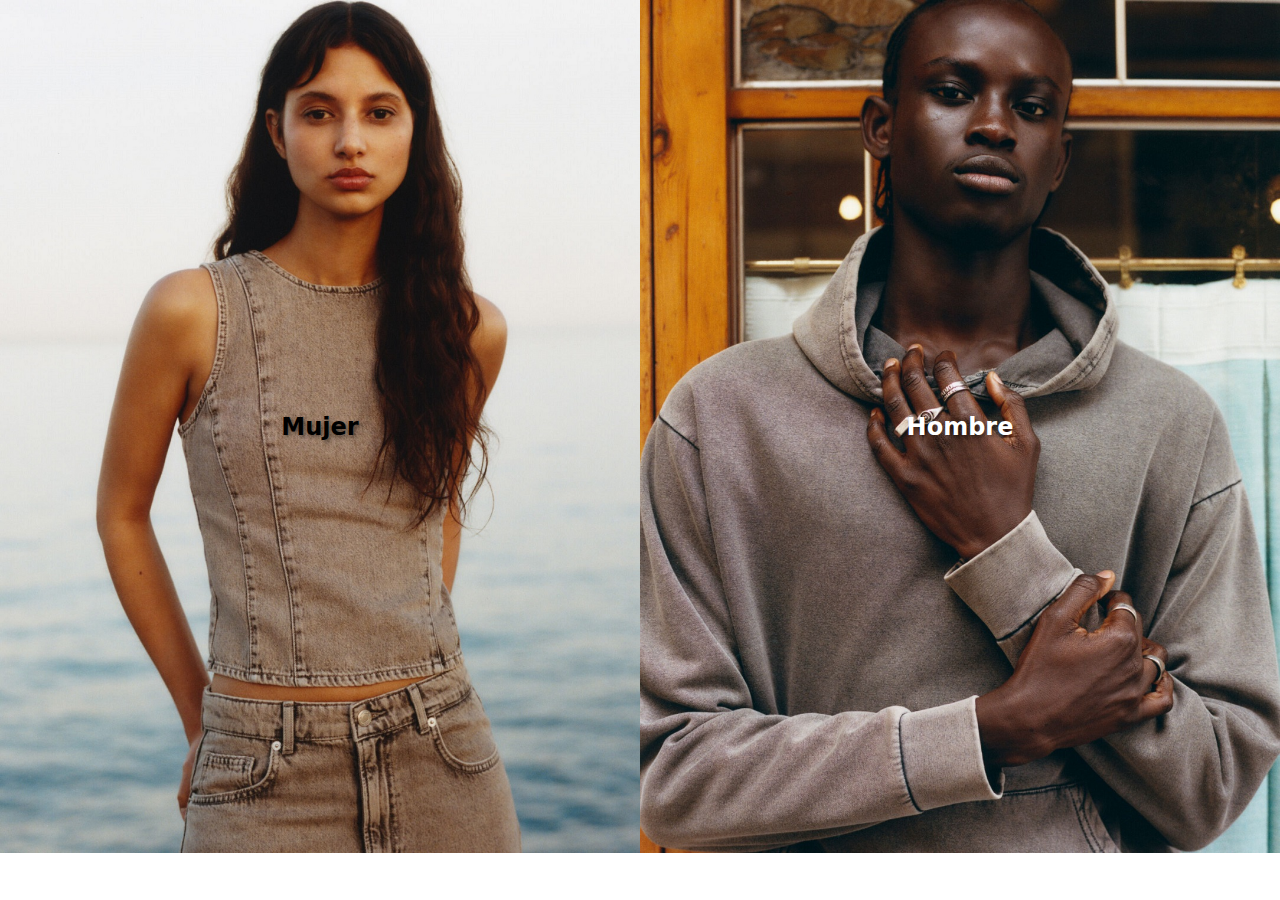
<file: index copy.html>
<!DOCTYPE html>
<html lang="es">
<head>
    <meta charset="UTF-8">
    <meta name="viewport" content="width=device-width, initial-scale=1.0">
    <title>T1P</title>
   <link rel="stylesheet" href="css/bootstrap.css"> 
   <link rel="stylesheet" href="css_personal/estilosp.css">
</head>
<body>
      <div id="control" class="container-fluid">
        <div class="contenedor-imagenes">
          <div class="imagen-izquierda">
            <a href="./submenu mujer.html">
              <img src="./materiales/woman.jpg" alt="Mujer">
              <div class="texto-imagen">Mujer
            </a>
          </div>
          </div>
          <div class="imagen-derecha">
            <a href="./submenu hombre.html">
              <img src="./materiales/man.jpg" alt="Hombre">
              <div class="texto-imagen">Hombre</div>
            </a>
          </div>
      </div>
    </div>  

</body>
</html>
</file>
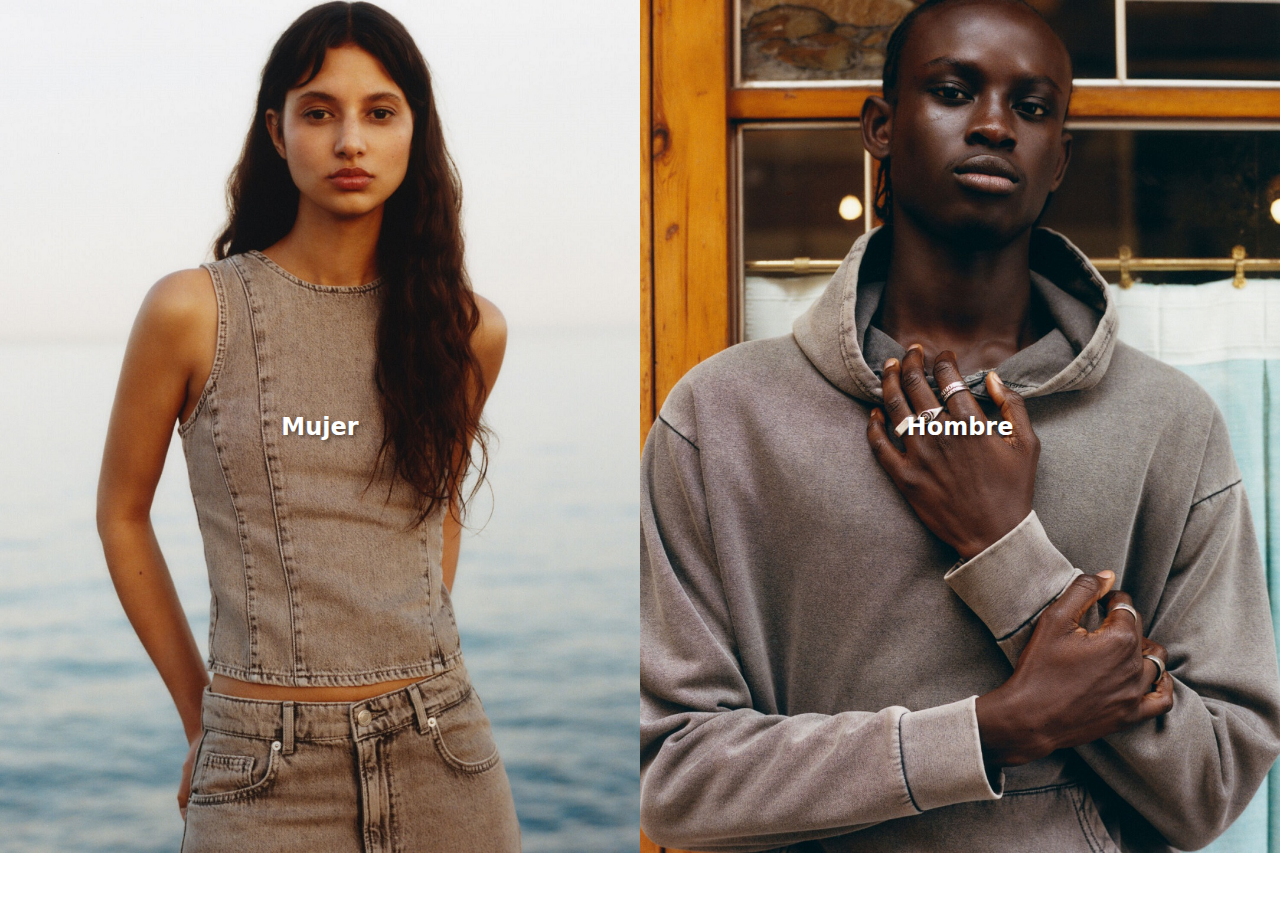
<file: prueba menu.html>
<!DOCTYPE html>
<html lang="es">
<head>
    <meta charset="UTF-8">
    <meta name="viewport" content="width=device-width, initial-scale=1.0">
    <title>T1P</title>
   <link rel="stylesheet" href="css/bootstrap.css"> 
   <link rel="stylesheet" href="css_personal/estilosp.css">
</head>
<body>
      <div class=".container-fluid">
        <div class="contenedor-imagenes">
          <div class="imagen-izquierda">
            <a href="./submenu.html">
              <img src="./materiales/woman.jpg" alt="Mujer">
            </a>
              <div class="texto-imagen">Mujer</div>
          </div>
          <div class="imagen-derecha">
            <a href="./submenu.html">
              <img src="./materiales/man.jpg" alt="Hombre">
            </a>
              <div class="texto-imagen">Hombre</div>
          </div>
      </div>
    </div>  

</body>
</html>
</file>
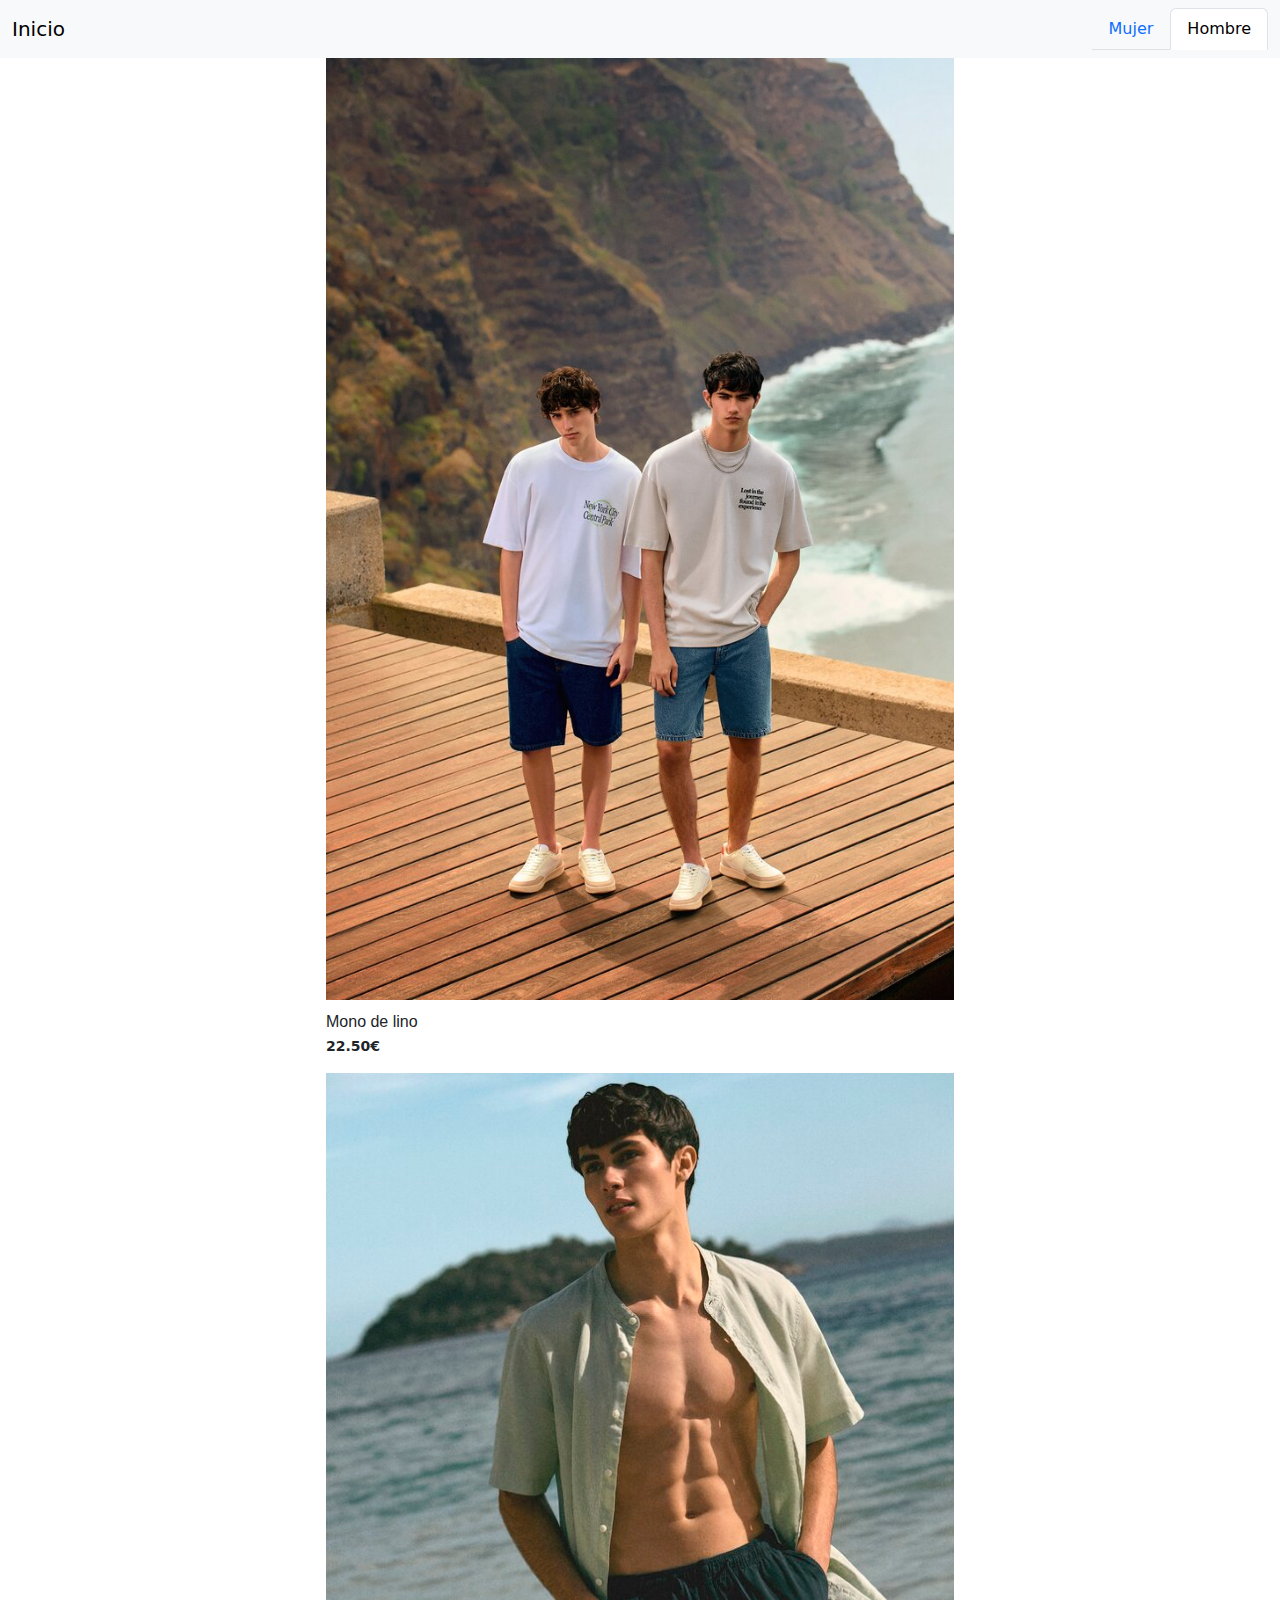
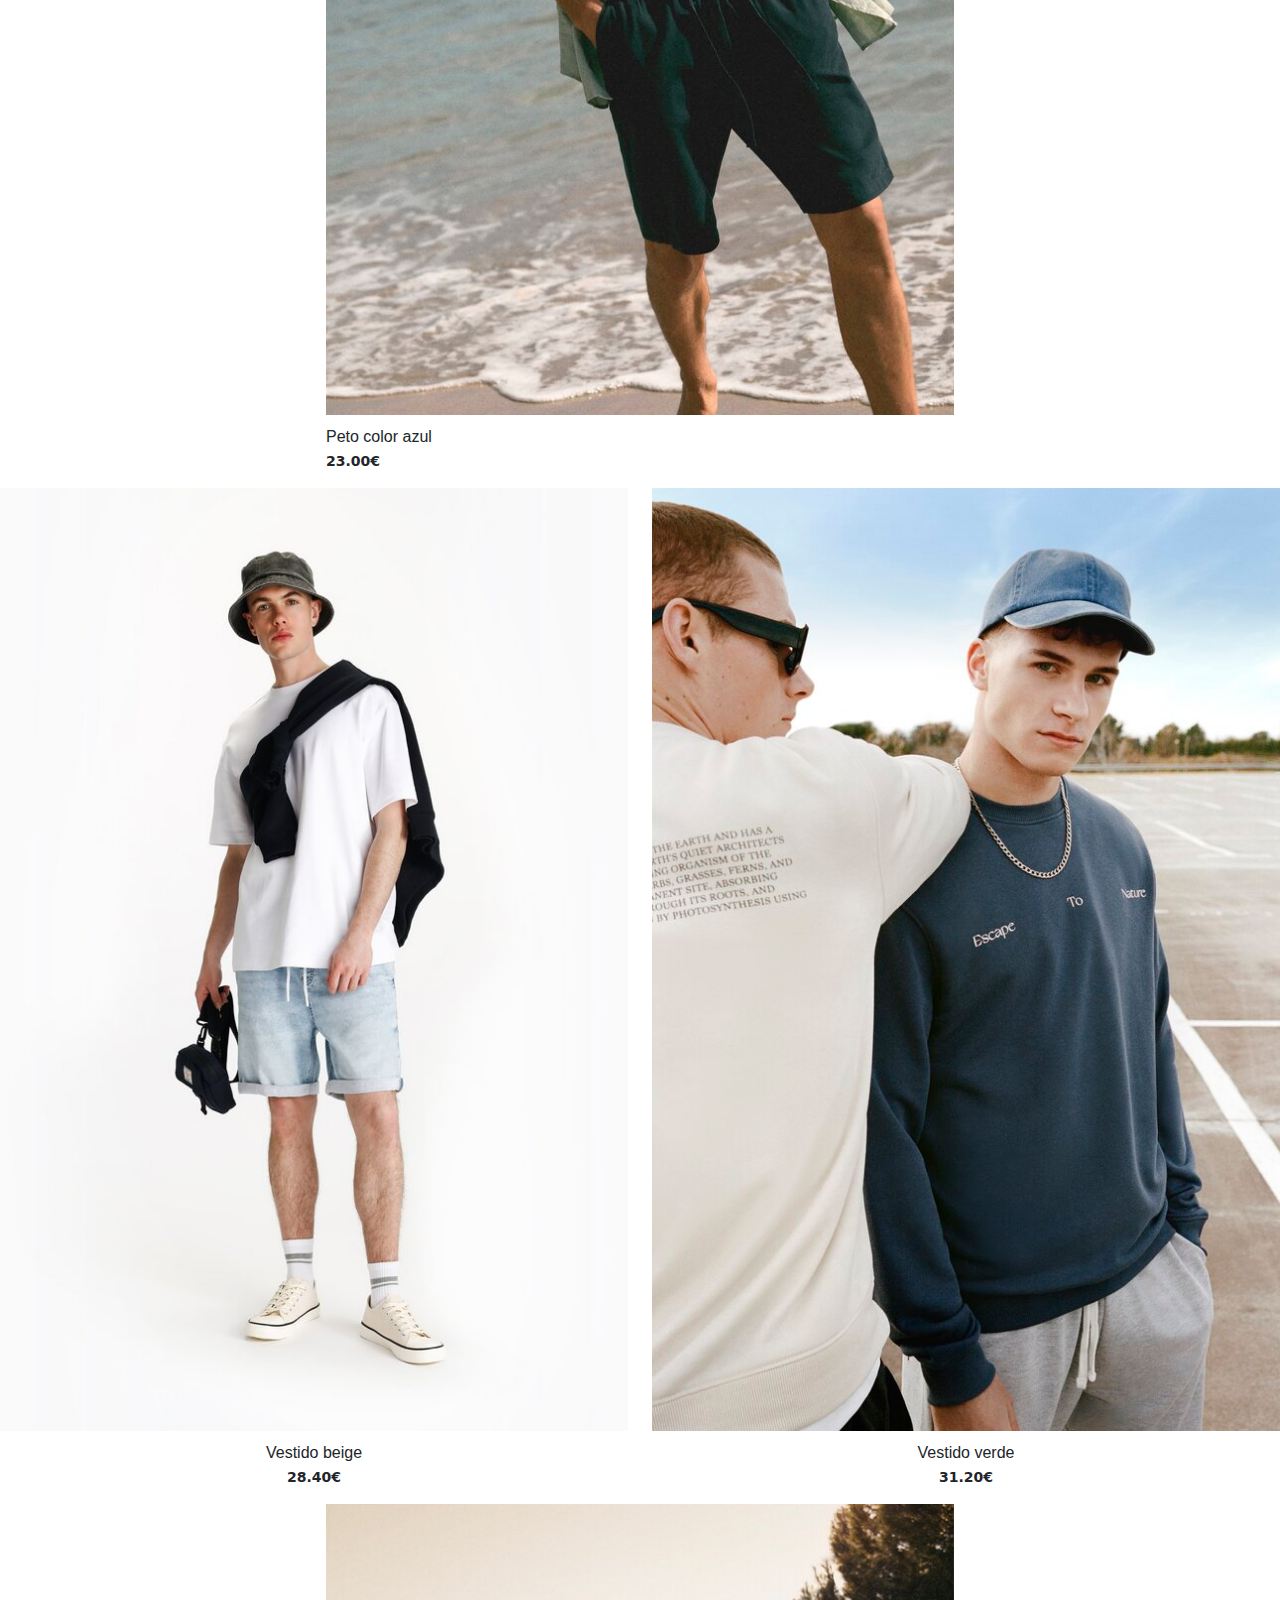
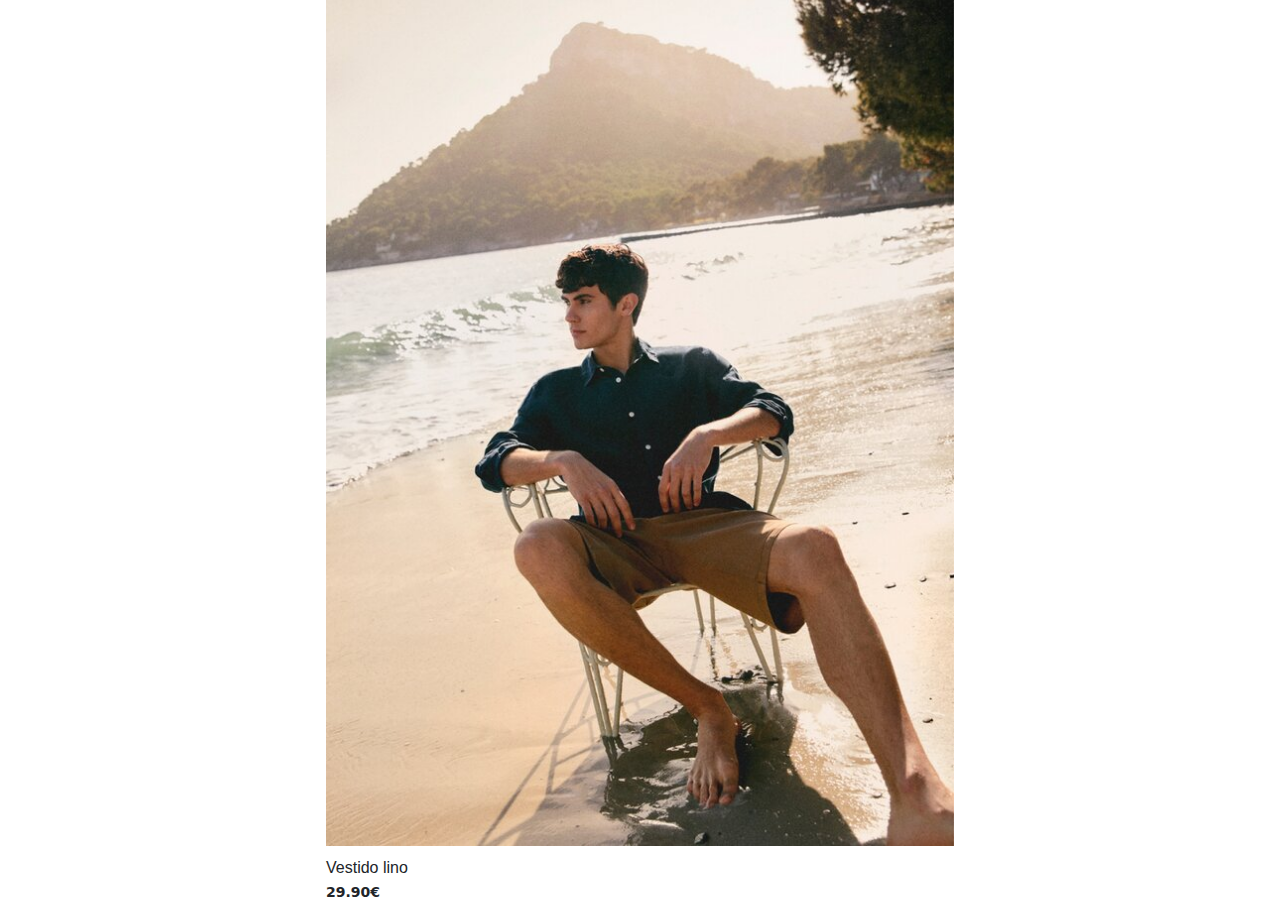
<file: s.hombres.html>
<!DOCTYPE html>
<html lang="es">

<head>
  <meta charset="UTF-8">
  <meta name="viewport" content="width=device-width, initial-scale=1.0">
  <title>T1P</title>
  <link rel="stylesheet" href="css/bootstrap.css">
  <link rel="stylesheet" href="css_personal/estilosp.css">
</head>

<body>
  <nav class="navbar navbar-expand-lg bg-body-tertiary">
    <div class="container-fluid">
      <a class="navbar-brand" href="./index copy.html">Inicio</a>
      <button class="navbar-toggler" type="button" data-bs-toggle="collapse" data-bs-target="#navbarNav"
        aria-controls="navbarNav" aria-expanded="false" aria-label="Toggle navigation">
        <span class="navbar-toggler-icon"></span>
      </button>
      <ul class="nav nav-tabs">
        <li class="nav-item">
          <a class="nav-link" href="./submenu hombre.html">Mujer</a>
        </li>
        <li class="nav-item">
          <a class="nav-link active" aria-current="page" href="./submenu hombre.html">Hombre</a>
        </li>
      </ul>
    </div>
  </nav>



  <div class="contenedor-vestidos">
    <div class="row">
      <div class="col-md-6 offset-md-3">

        <figure class="imagenes-v">
          <img src="./materiales/ropa.hombre/1.jpg"
            alt="Imagen1" class="img-fluid">
          <figcaption> Mono de lino </figcaption>
          <p>22.50€</p>
        </figure>
  

        <figure class="imagenes-v">
          <img src="./materiales/ropa.hombre/2.jpg"
            alt="imagen3" class="img-fluid">
          <figcaption> Peto color azul </figcaption>
          <p>23.00€</p>
        </figure>
      </div>
    </div>

    <div class="row" id="centradas">
      <div class="col-md-6">
        <figure class="imagenes-v" >
          <img src="./materiales/ropa.hombre/3.jpg"
            alt="Centrada1" class="img-fluid" >
          <figcaption> Vestido beige </figcaption>
          <p>28.40€</p>
        </figure>
      </div>
      <div class="col-md-6">

        <figure class="imagenes-v">
          <img src="./materiales/ropa.hombre/7.jpg"
            alt="Centrada2" class="img-fluid">
          <figcaption> Vestido verde </figcaption>
          <p>31.20€</p>
        </figure>
      </div>
    </div>

    <div class="row">
      <div class="col-md-6 offset-md-3">

        <figure class="imagenes-v">
          <img src="./materiales/ropa.hombre/6.jpg"
            alt="Imagen5" class="img-fluid">
          <figcaption> Vestido lino </figcaption>
          <p>29.90€</p>
        </figure>
      </div>
    </div>
  </div>



  <script src="https://cdn.jsdelivr.net/npm/bootstrap@5.3.0/dist/js/bootstrap.bundle.min.js"></script>
</body>

</html>
</file>
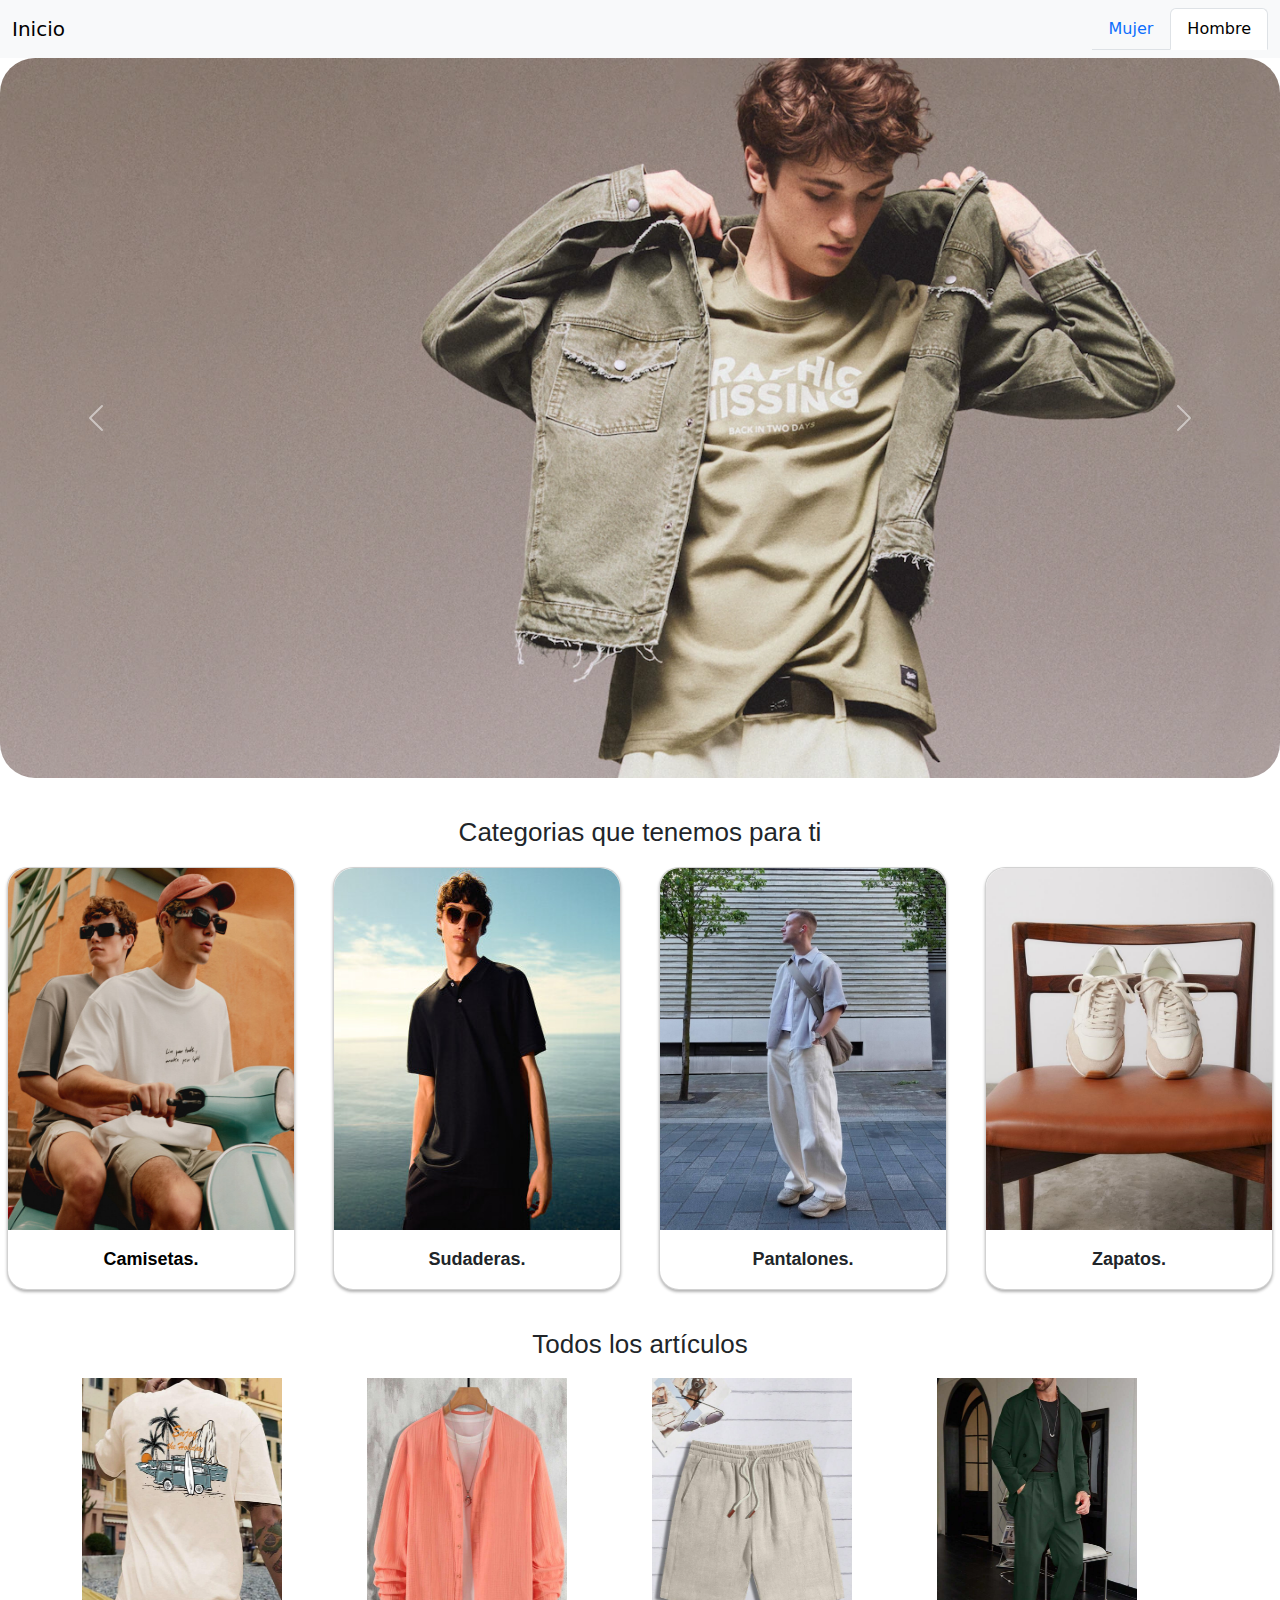
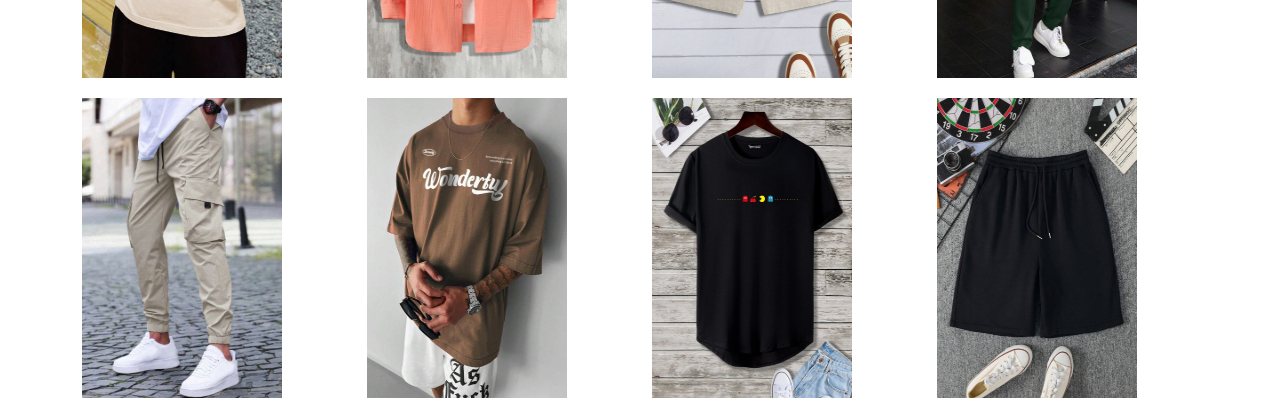
<file: submenu hombre.html>
<!DOCTYPE html>
<html lang="es">

<head>
    <meta charset="UTF-8">
    <meta name="viewport" content="width=device-width, initial-scale=1.0">
    <title>T1P</title>
    <link rel="stylesheet" href="css/bootstrap.css">
    <link rel="stylesheet" href="css_personal/estilosp.css">
    <link rel="stylesheet" href="js/bootstrap.js">


</head>

<body>

    <nav class="navbar navbar-expand-lg bg-body-tertiary">
        <div class="container-fluid">
            <a class="navbar-brand" href="./index copy.html">Inicio</a>
            <button class="navbar-toggler" type="button" data-bs-toggle="collapse" data-bs-target="#navbarNav"
                aria-controls="navbarNav" aria-expanded="false" aria-label="Toggle navigation">
                <span class="navbar-toggler-icon"></span>
            </button>
            <ul class="nav nav-tabs">
                <li class="nav-item">
                    <a class="nav-link" href="./submenu mujer.html">Mujer</a>
                </li>
                <li class="nav-item">
                    <a class="nav-link active" aria-current="page" href="./submenu hombre.html">Hombre</a>
                </li>
            </ul>
        </div>
    </nav>

    <!-- carrusel -->
    <div id="carouselExample" class="carousel slide">
        <div class="carousel-inner">
            <div class="carousel-item active">
                <img src="./materiales/catogorias_hombres/4.webp" class="d-block w-100">
            </div>
            <div class="carousel-item">
                <img src="./materiales/catogorias_hombres/4.jpg" class="d-block w-100">
            </div>
        </div>
        <button class="carousel-control-prev" type="button" data-bs-target="#carouselExample" data-bs-slide="prev">
            <span class="carousel-control-prev-icon" aria-hidden="true"></span>
            <span class="visually-hidden">Anterior</span>
        </button>
        <button class="carousel-control-next" type="button" data-bs-target="#carouselExample" data-bs-slide="next">
            <span class="carousel-control-next-icon" aria-hidden="true"></span>
            <span class="visually-hidden">Siguiente</span>
        </button>
    </div>


    <div class="pre-menu">
        <p>Categorias que tenemos para ti</p>
    </div>


    <!--  categorias -->
    <div class="row row-col-12 row-col-md-6">
        <div class="col">
            <div class="cards h-100">
                <div class="row" id="cartes">
                    <div id="interior" class="card col-sm-2" style="width: 18rem;">
                        <a href="./s.hombres.html">
                            <img width="320" height="362" src="./materiales/catogorias_hombres/1.jpg"
                                class="card-img-top" alt="Camisetas">
                            <div class="card-body">
                                <p class="card-text">Camisetas.</p>
                            </div>
                        </a>
                    </div>
                </div>
            </div>
        </div>


        <div class="col">
            <div class="cards h-100">
                <div class="row" id="cartes">
                    <div id="interior" class="card col-sm-2" style="width: 18rem;">
                        <img width="320" height="362" src="./materiales/catogorias_hombres/1 (1).jpg"
                            class="card-img-top" alt="sudaderas">
                        <div class="card-body">
                            <p class="card-text">Sudaderas.</p>
                        </div>
                    </div>
                </div>
            </div>
        </div>


        <div class="col">
            <div class="cards h-100">
                <div class="row" id="cartes">
                    <div id="interior" class="card col-sm-2" style="width: 18rem;">
                        <img width="320" height="362" src="./materiales/catogorias_hombres/2.jpg" class="card-img-top"
                            alt="Pantalones">
                        <div class="card-body">
                            <p class="card-text">Pantalones.</p>
                        </div>
                    </div>
                </div>
            </div>
        </div>

        <div class="col">
            <div class="cards h-100">
                <div class="row" id="cartes">
                    <div id="interior" class="card col-sm-2" style="width: 18rem;">
                        <img width="320" height="362" src="./materiales/catogorias_hombres/5.jpg" class="card-img-top"
                            alt="zapatos">
                        <div class="card-body">
                            <p class="card-text">Zapatos.</p>
                        </div>
                    </div>
                </div>
            </div>
        </div>
    </div>

    <!-- fin menu categorias -->

    <!-- articulos -->
    <div class="container">
        <div class="pre-menu">
            <p>Todos los artículos</p>
        </div>
        <div class="row justify-content-center">

            <div class="col-md-3 col-sm-6">
                <div class="contenedor-submenu">
                    <div class="imagen-texto">
                        <div class="contenedor-texto">
                            <div class="texto-catalogo">Camisetas</div>
                        </div>
                    </div>
                    <img src="./materiales/articulos_hombre/1.webp" alt="perimero" class="ps2">
                </div>
            </div>

            <div class="col-md-3 col-sm-6">
                <div class="contenedor-submenu">
                    <div class="imagen-texto">
                        <div class="contenedor-texto">
                            <div class="texto-catalogo">Camisas</div>
                        </div>
                    </div>
                    <img src="./materiales/articulos_hombre/2.webp" alt="segundo" class="ps2">
                </div>
            </div>

            <div class="col-md-3 col-sm-6">
                <div class="contenedor-submenu">
                    <div class="imagen-texto">
                        <div class="contenedor-texto">
                            <div class="texto-catalogo">Pantalones</div>
                        </div>
                    </div>
                    <img src="./materiales/articulos_hombre/3.webp" alt="tercero" class="ps2">
                </div>
            </div>

            <div class="col-md-3 col-sm-6">
                <div class="contenedor-submenu">
                    <div class="imagen-texto">
                        <div class="contenedor-texto">
                            <div class="texto-catalogo">Conjuntos</div>
                        </div>
                    </div>
                    <img src="./materiales/articulos_hombre/4.webp" alt="cuarto" class="ps2">
                </div>
            </div>

            <div class="col-md-3 col-sm-6">
                <div class="contenedor-submenu">
                    <div class="imagen-texto">
                        <div class="contenedor-texto">
                            <div class="texto-catalogo">Pantalones</div>
                        </div>
                    </div>
                    <img src="./materiales/articulos_hombre/5.webp" alt="quinto" class="ps2">
                </div>
            </div>

            <div class="col-md-3 col-sm-6">
                <div class="contenedor-submenu">
                    <div class="imagen-texto">
                        <div class="contenedor-texto">
                            <div class="texto-catalogo">Camisetas</div>
                        </div>
                    </div>
                    <img src="./materiales/articulos_hombre/6.webp" alt="sexto" class="ps2">
                </div>
            </div>

            <div class="col-md-3 col-sm-6">
                <div class="contenedor-submenu">
                    <div class="imagen-texto">
                        <div class="contenedor-texto">
                            <div class="texto-catalogo">Camisetas</div>
                        </div>
                    </div>
                    <img src="./materiales/articulos_hombre/7.webp" alt="septimo" class="ps2">
                </div>
            </div>

            <div class="col-md-3 col-sm-6">
                <div class="contenedor-submenu">
                    <div class="imagen-texto">
                        <div class="contenedor-texto">
                            <div class="texto-catalogo">Pantalones</div>
                        </div>
                    </div>
                    <img src="./materiales/articulos_hombre/8.webp" alt="octavo" class="ps2">
                </div>
            </div>
        </div>
    </div>


    <script src="https://cdn.jsdelivr.net/npm/bootstrap@5.3.0/dist/js/bootstrap.bundle.min.js"></script>
</body>

</html>
</file>
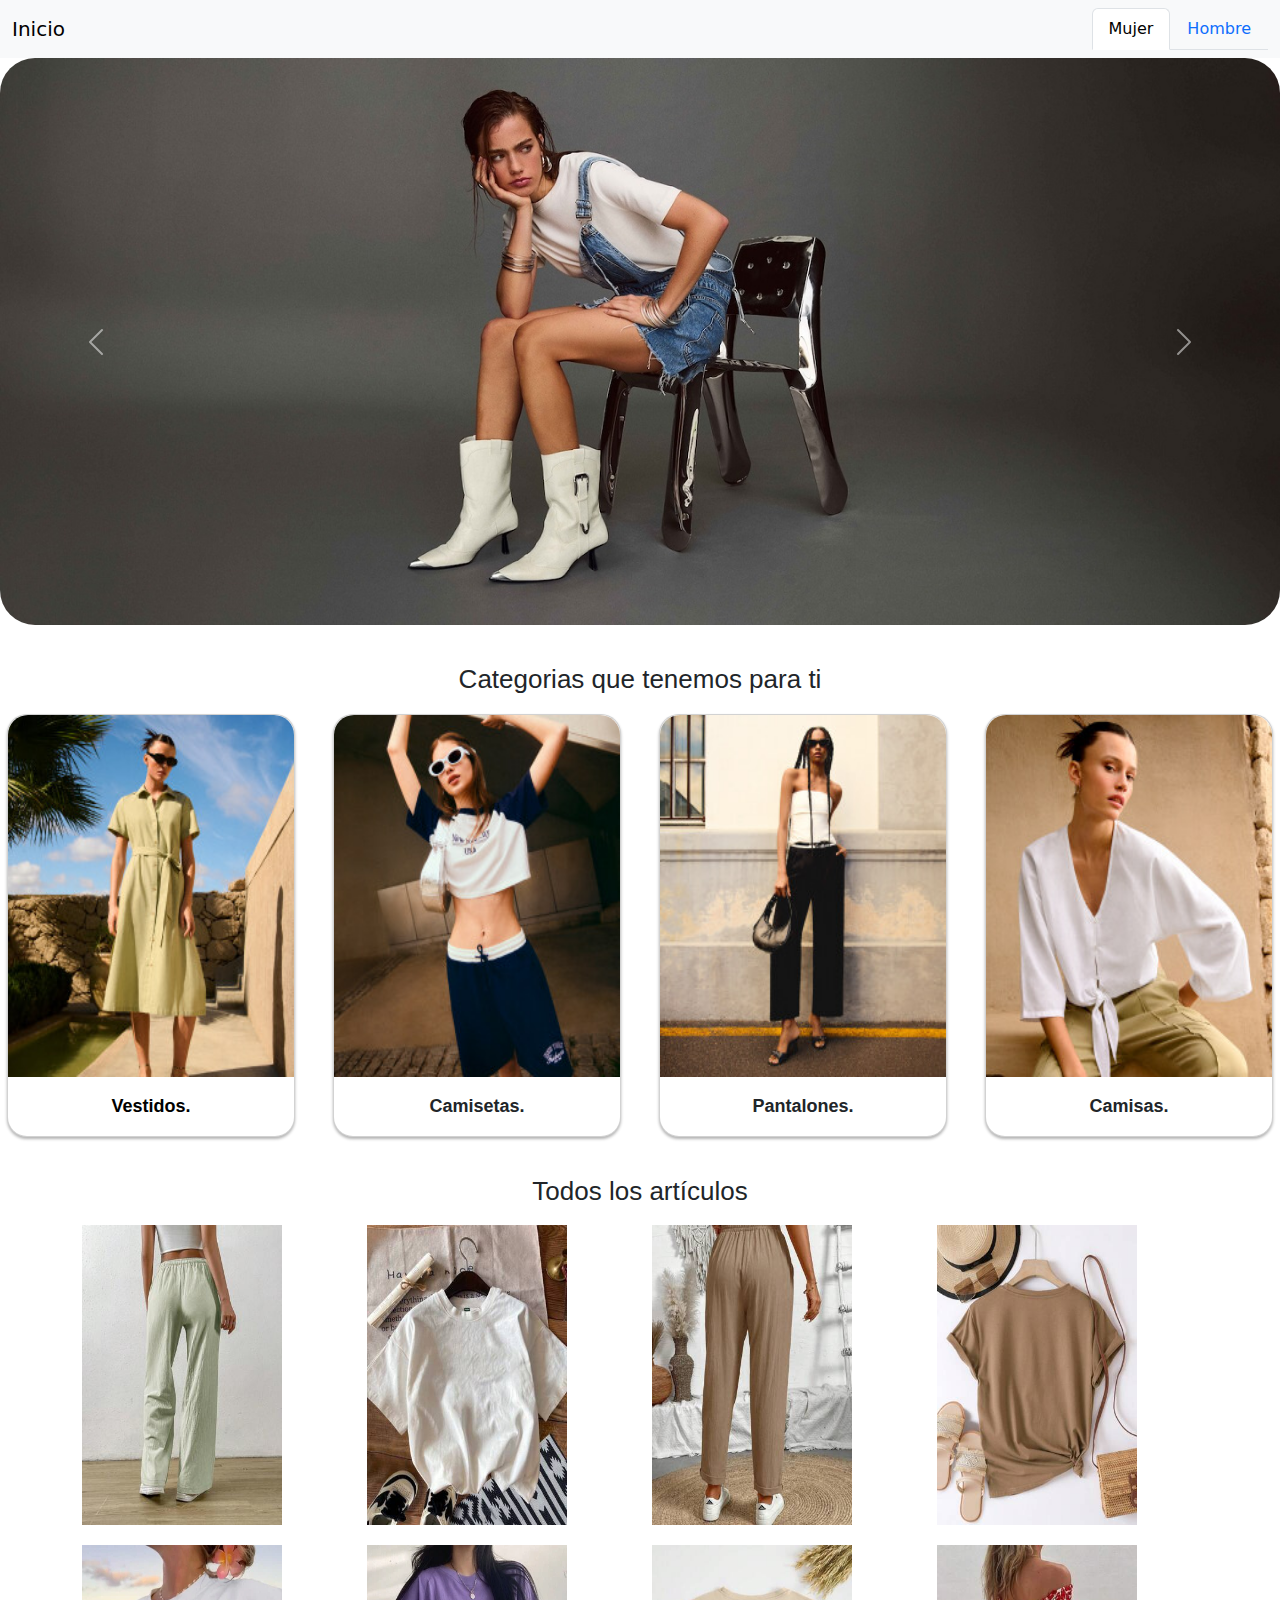
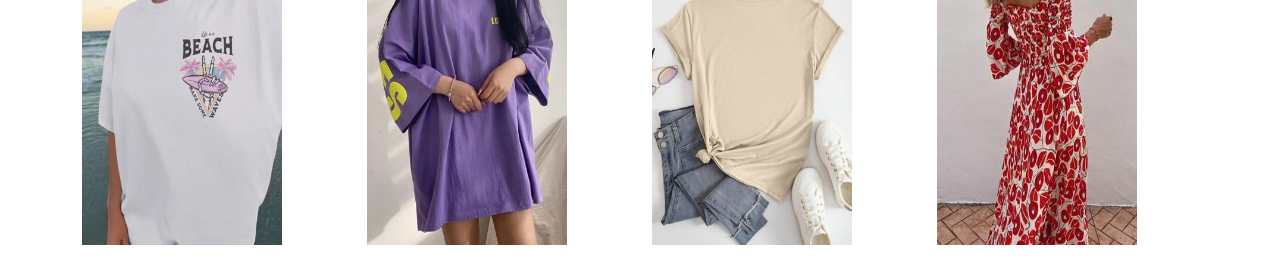
<file: submenu mujer.html>
<!DOCTYPE html>
<html lang="es">

<head>
    <meta charset="UTF-8">
    <meta name="viewport" content="width=device-width, initial-scale=1.0">
    <title>T1P</title>
    <link rel="stylesheet" href="css/bootstrap.css">
    <link rel="stylesheet" href="css_personal/estilosp.css">
    <link rel="stylesheet" href="js/bootstrap.js">
</head>

<body>

    <!-- boton home y navegador (hombre|mujer) -->
    <nav class="navbar navbar-expand-lg bg-body-tertiary">
        <div class="container-fluid">
            <a class="navbar-brand" href="./index copy.html">Inicio</a>
            <button class="navbar-toggler" type="button" data-bs-toggle="collapse" data-bs-target="#navbarNav"
                aria-controls="navbarNav" aria-expanded="false" aria-label="Toggle navigation">
                <span class="navbar-toggler-icon"></span>
            </button>
            <ul class="nav nav-tabs">
                <li class="nav-item">
                    <a class="nav-link active" aria-current="page" href="./submenu mujer.html">Mujer</a>
                </li>
                <li class="nav-item">
                    <a class="nav-link" href="./submenu hombre.html">Hombre</a>
                </li>
            </ul>
        </div>
    </nav>

    <!-- carrusel -->
    <div id="carouselExample" class="carousel slide">
        <div class="carousel-inner">
            <div class="carousel-item active">
                <img src="./materiales/1m.jpg" class="d-block w-100">
            </div>
            <div class="carousel-item">
                <img src="./materiales/3m.jpg" class="d-block w-100">
            </div>
            <div class="carousel-item">
                <img src="./materiales/2m.jpg" class="d-block w-100">
            </div>
        </div>
        <button class="carousel-control-prev" type="button" data-bs-target="#carouselExample" data-bs-slide="prev">
            <span class="carousel-control-prev-icon" aria-hidden="true"></span>
            <span class="visually-hidden">Anterior</span>
        </button>
        <button class="carousel-control-next" type="button" data-bs-target="#carouselExample" data-bs-slide="next">
            <span class="carousel-control-next-icon" aria-hidden="true"></span>
            <span class="visually-hidden">Siguiente</span>
        </button>
    </div>


    <div class="pre-menu">
        <p>Categorias que tenemos para ti</p>
    </div>


    <!--  categorias -->

    <div class="row row-col-12 row-col-md-6">
        <div class="col">
            <div class="cards h-100">

                <div class="row" id="cartes">
                    <div id="interior" class="card col-sm-2" style="width: 18rem;">
                        <a href="./v.mujer.html">
                            <img width="320" height="362" src="./materiales/4_carta.jpg" class="card-img-top"
                                alt="vestidos">
                            <div class="card-body">
                                <p class="card-text">Vestidos.</p>
                            </div>
                        </a>
                    </div>
                </div>
            </div>
        </div>


        <div class="col">
            <div class="cards h-100">
                <div class="row" id="cartes">
                    <div id="interior" class="card col-sm-2" style="width: 18rem;">
                        <img width="320" height="362" src="./materiales/3_carta.jpg" class="card-img-top"
                            alt="Camisetas">
                        <div class="card-body">
                            <p class="card-text">Camisetas.</p>
                        </div>
                    </div>
                </div>
            </div>
        </div>


        <div class="col">
            <div class="cards h-100">
                <div class="row" id="cartes">
                    <div id="interior" class="card col-sm-2" style="width: 18rem;">
                        <img width="320" height="362" src="./materiales/2_carta.jpg" class="card-img-top"
                            alt="Pantalones">
                        <div class="card-body">
                            <p class="card-text">Pantalones.</p>
                        </div>
                    </div>
                </div>
            </div>
        </div>

        <div class="col">
            <div class="cards h-100">
                <div class="row" id="cartes">
                    <div id="interior" class="card col-sm-2" style="width: 18rem;">
                        <img width="320" height="362" src="./materiales/1carta.jpg" class="card-img-top" alt="Camisas">
                        <div class="card-body">
                            <p class="card-text">Camisas.</p>
                        </div>
                    </div>
                </div>
            </div>
        </div>
    </div>

    <!-- fin menu categorias -->

    <!-- articulos -->
    <div class="container">
        <div class="pre-menu">
            <p>Todos los artículos</p>
        </div>
        <div class="row justify-content-center">

            <div class="col-md-3 col-sm-6">
                <div class="contenedor-submenu">
                    <div class="imagen-texto">
                        <div class="contenedor-texto">
                            <div class="texto-catalogo">Pantalones</div>
                        </div>
                    </div>
                    <img src="./materiales/submenu mujeres/1.webp" alt="perimero" class="ps2">
                </div>
            </div>

            <div class="col-md-3 col-sm-6">
                <div class="contenedor-submenu">
                    <div class="imagen-texto">
                        <div class="contenedor-texto">
                            <div class="texto-catalogo">Camiseta</div>
                        </div>
                    </div>
                    <img src="./materiales/submenu mujeres/3.webp" alt="segundo" class="ps2">
                </div>
            </div>

            <div class="col-md-3 col-sm-6">
                <div class="contenedor-submenu">
                    <div class="imagen-texto">
                        <div class="contenedor-texto">
                            <div class="texto-catalogo">Pantalones</div>
                        </div>
                    </div>
                    <img src="./materiales/submenu mujeres/2.webp" alt="tercero" class="ps2">
                </div>
            </div>

            <div class="col-md-3 col-sm-6">
                <div class="contenedor-submenu">
                    <div class="imagen-texto">
                        <div class="contenedor-texto">
                            <div class="texto-catalogo">Camiseta</div>
                        </div>
                    </div>
                    <img src="./materiales/submenu mujeres/4.webp" alt="cuarto" class="ps2">
                </div>
            </div>

            <div class="col-md-3 col-sm-6">
                <div class="contenedor-submenu">
                    <div class="imagen-texto">
                        <div class="contenedor-texto">
                            <div class="texto-catalogo">Camiseta</div>
                        </div>
                    </div>
                    <img src="./materiales/submenu mujeres/5.webp" alt="quinto" class="ps2">
                </div>
            </div>

            <div class="col-md-3 col-sm-6">
                <div class="contenedor-submenu">
                    <div class="imagen-texto">
                        <div class="contenedor-texto">
                            <div class="texto-catalogo">Camiseta</div>
                        </div>
                    </div>
                    <img src="./materiales/submenu mujeres/6.webp" alt="sexto" class="ps2">
                </div>
            </div>

            <div class="col-md-3 col-sm-6">
                <div class="contenedor-submenu">
                    <div class="imagen-texto">
                        <div class="contenedor-texto">
                            <div class="texto-catalogo">Camiseta</div>
                        </div>
                    </div>
                    <img src="./materiales/submenu mujeres/7.webp" alt="septimo" class="ps2">
                </div>
            </div>

            <div class="col-md-3 col-sm-6">
                <div class="contenedor-submenu">
                    <div class="imagen-texto">
                        <div class="contenedor-texto">
                            <div class="texto-catalogo">Vestido</div>
                        </div>
                    </div>
                    <img src="./materiales/submenu mujeres/8.webp" alt="octavo" class="ps2">
                </div>
            </div>
        </div>
    </div>
    </div>
    <script src="https://cdn.jsdelivr.net/npm/bootstrap@5.3.0/dist/js/bootstrap.bundle.min.js"></script>
</body>

</html>
</file>
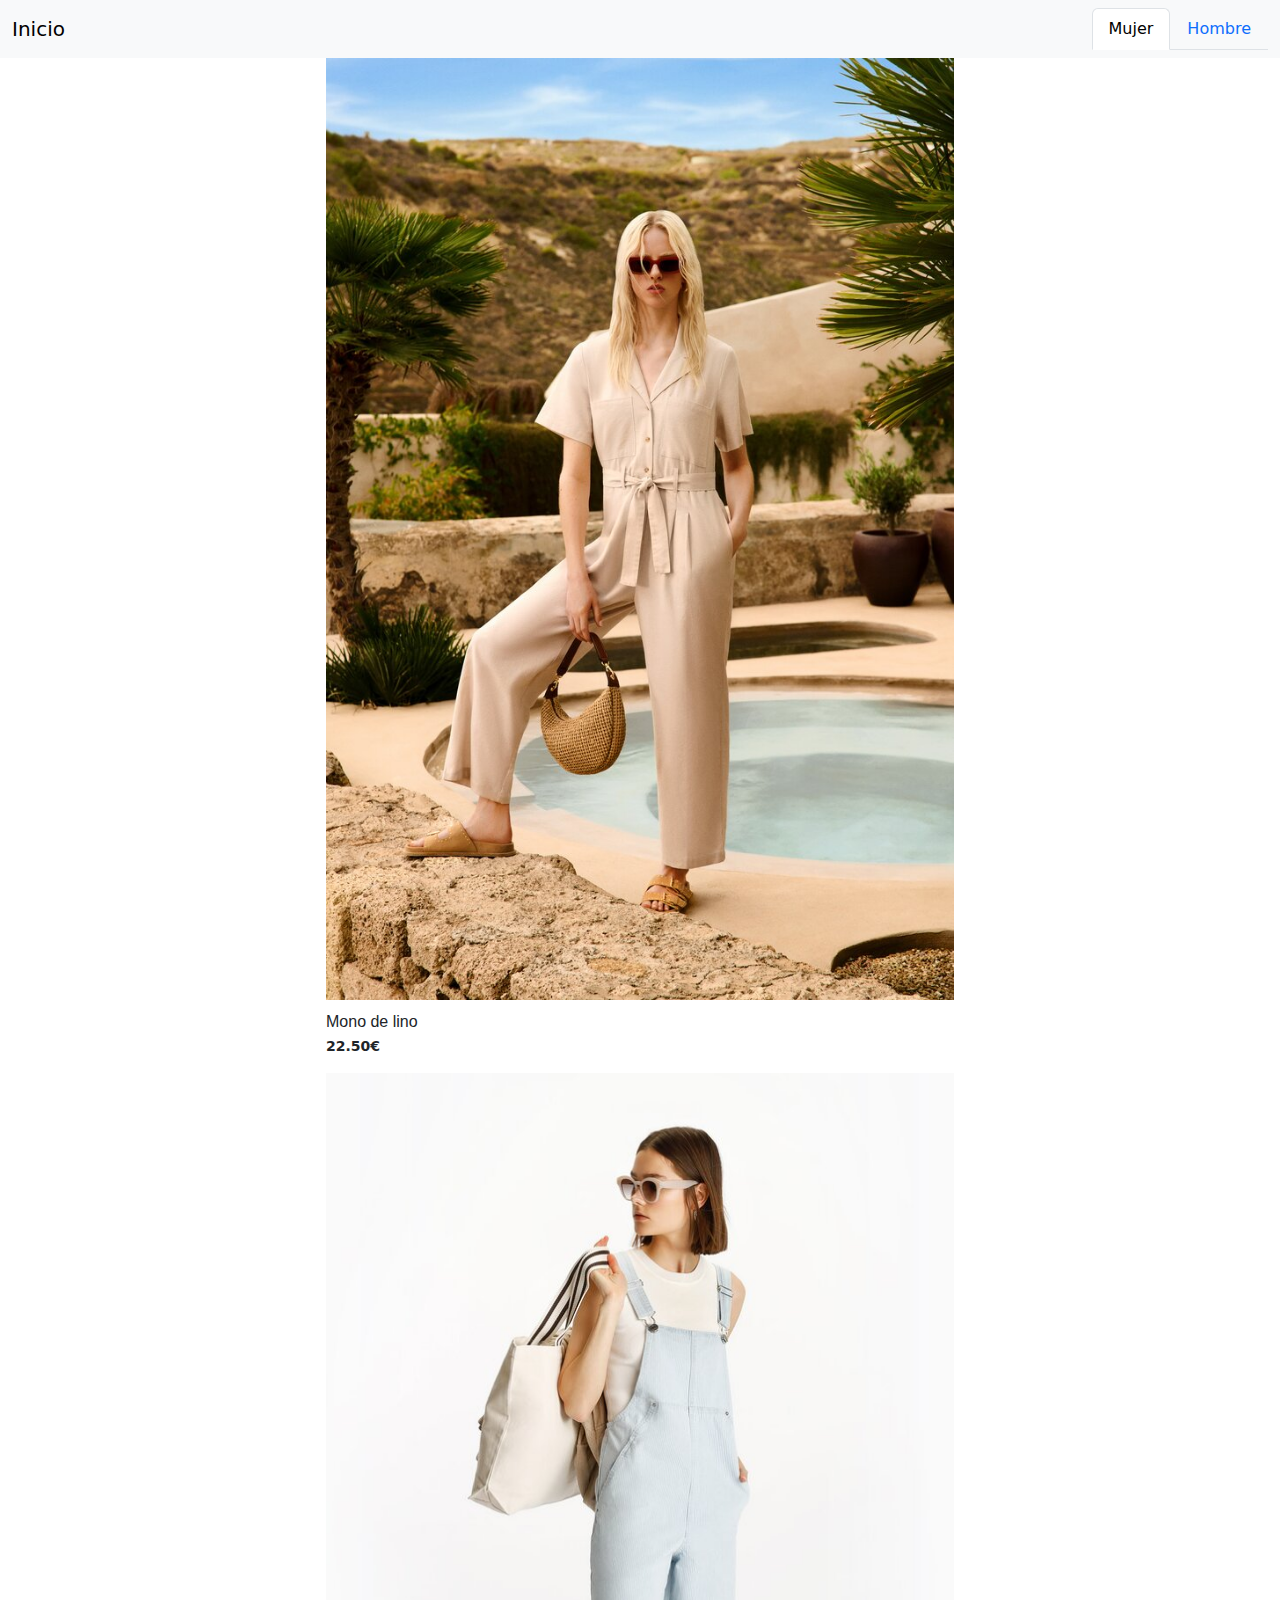
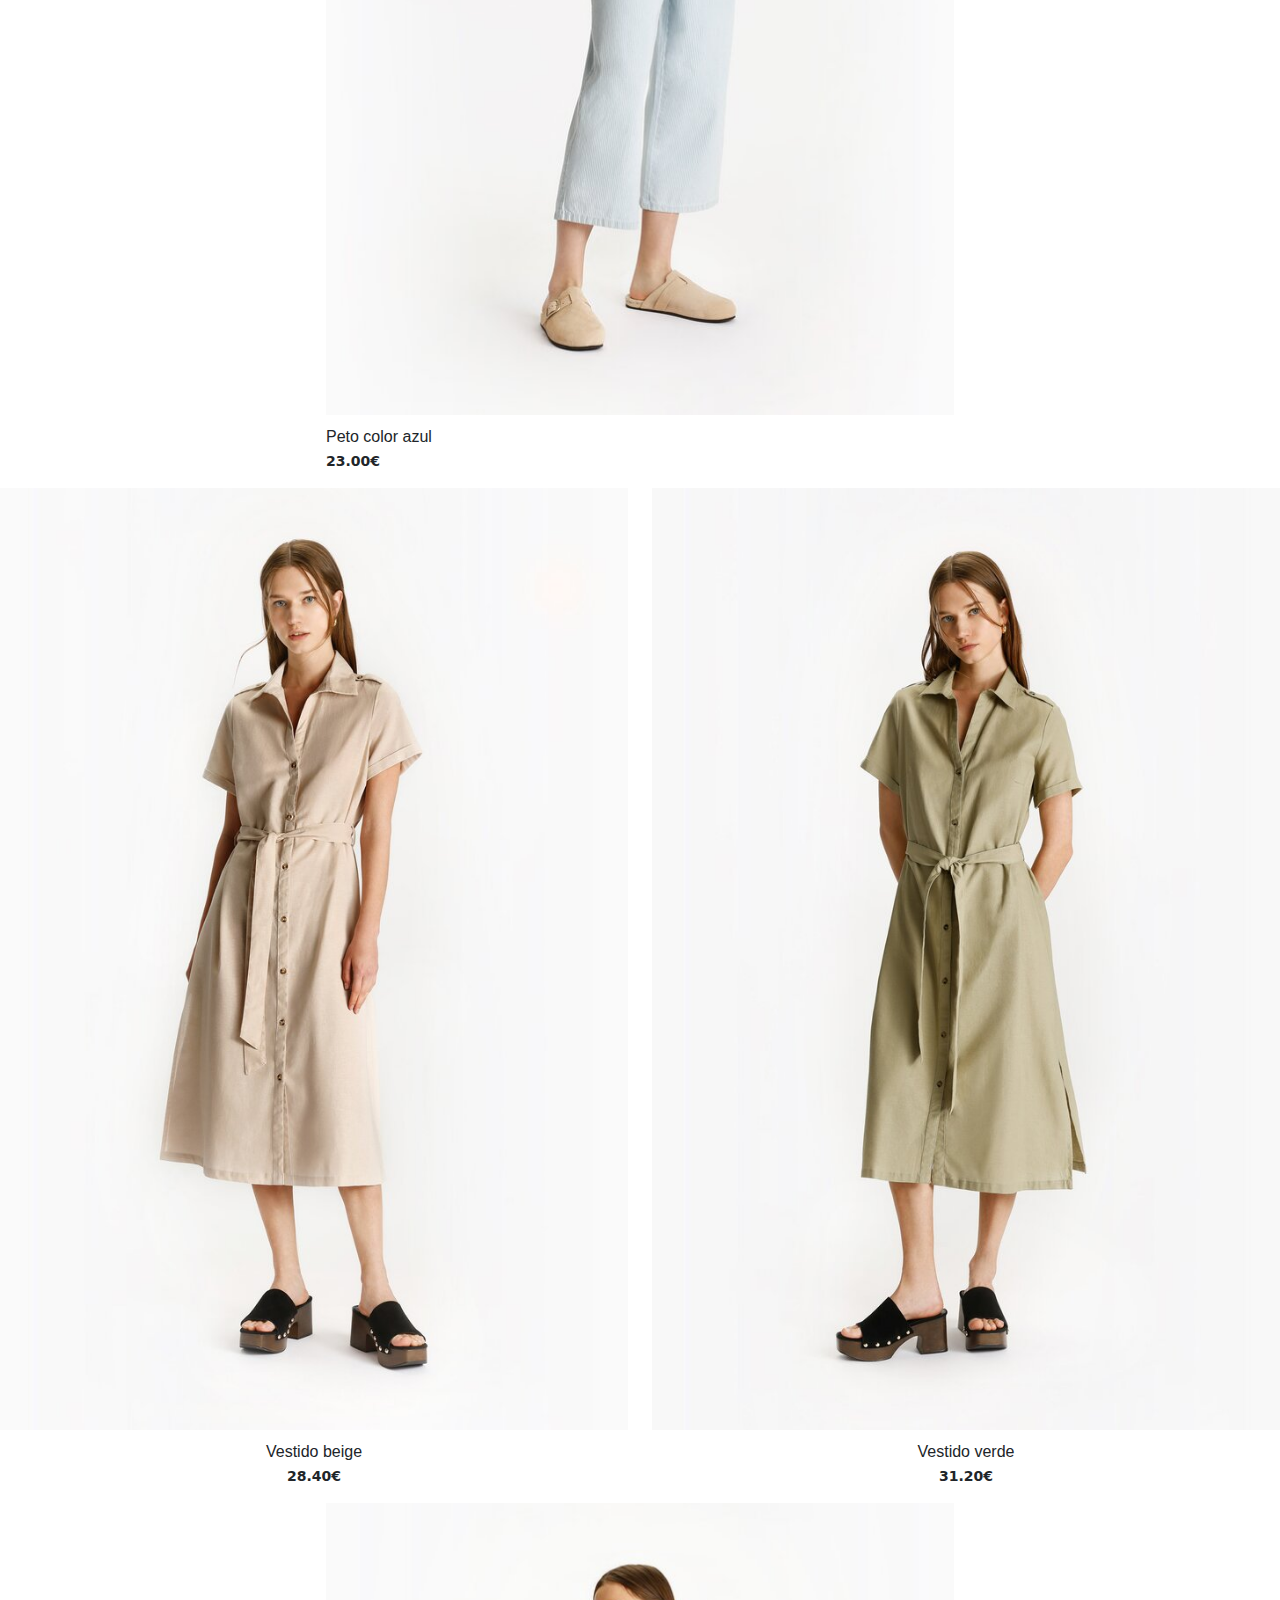
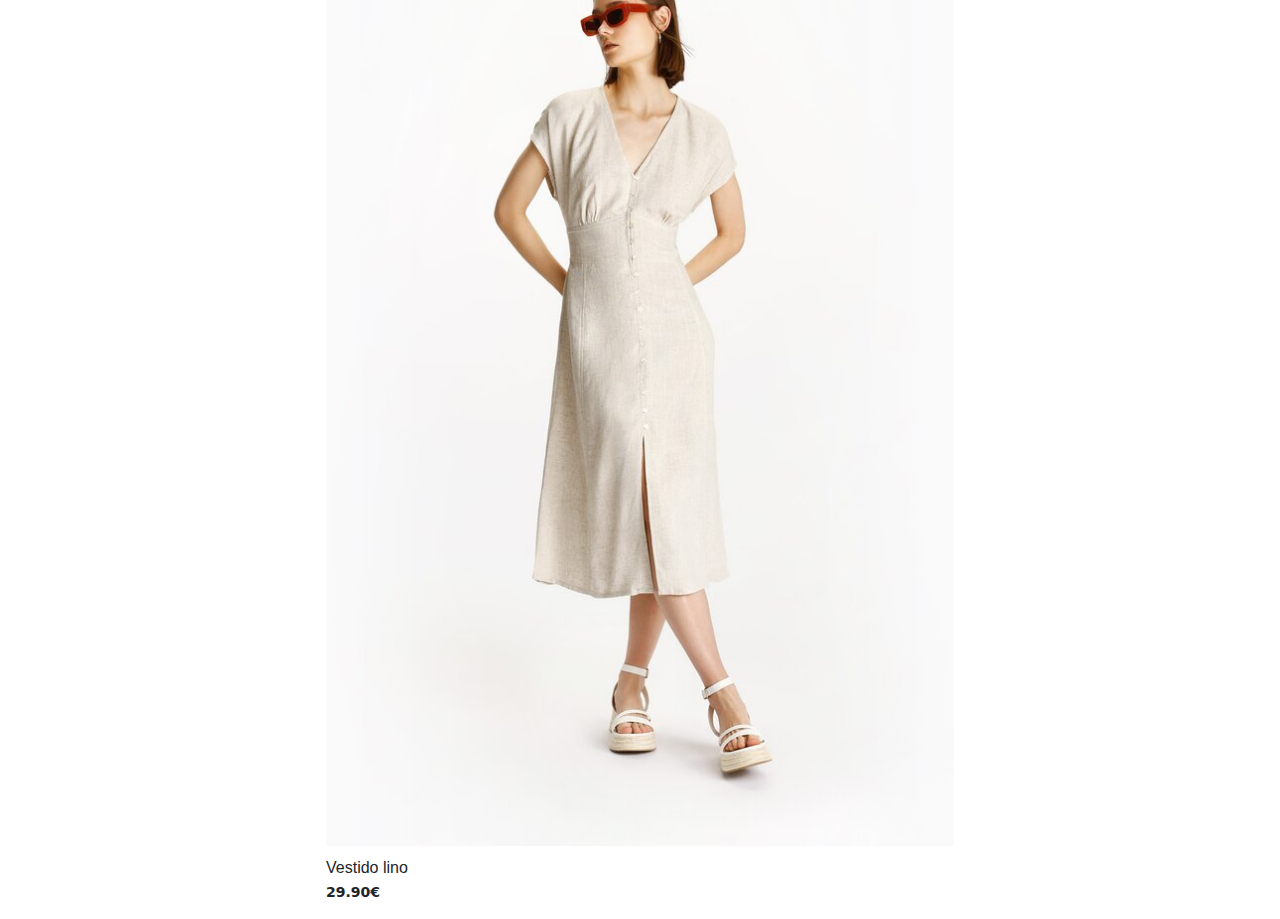
<file: v.mujer.html>
<!DOCTYPE html>
<html lang="es">

<head>
  <meta charset="UTF-8">
  <meta name="viewport" content="width=device-width, initial-scale=1.0">
  <title>T1P</title>
  <link rel="stylesheet" href="css/bootstrap.css">
  <link rel="stylesheet" href="css_personal/estilosp.css">
</head>

<body>
  <nav class="navbar navbar-expand-lg bg-body-tertiary">
    <div class="container-fluid">
      <a class="navbar-brand" href="./index copy.html">Inicio</a>
      <button class="navbar-toggler" type="button" data-bs-toggle="collapse" data-bs-target="#navbarNav"
        aria-controls="navbarNav" aria-expanded="false" aria-label="Toggle navigation">
        <span class="navbar-toggler-icon"></span>
      </button>
      <ul class="nav nav-tabs">
        <li class="nav-item">
          <a class="nav-link active" aria-current="page" href="./submenu mujer.html">Mujer</a>
        </li>
        <li class="nav-item">
          <a class="nav-link" href="./submenu hombre.html">Hombre</a>
        </li>
      </ul>
    </div>
  </nav>



  <div class="contenedor-vestidos">
    <div class="row">
      <div class="col-md-6 offset-md-3">

        <figure class="imagenes-v">
          <img src="./materiales/vestidos/1.jpg"
            alt="Imagen1" class="img-fluid">
          <figcaption> Mono de lino </figcaption>
          <p>22.50€</p>
        </figure>
  

        <figure class="imagenes-v">
          <img src="./materiales/vestidos/3.jpg"
            alt="imagen3" class="img-fluid">
          <figcaption> Peto color azul </figcaption>
          <p>23.00€</p>
        </figure>
      </div>
    </div>

    <div class="row" id="centradas">
      <div class="col-md-6">
        <figure class="imagenes-v" >
          <img src="./materiales/vestidos/2.jpg"
            alt="Centrada1" class="img-fluid" >
          <figcaption> Vestido beige </figcaption>
          <p>28.40€</p>
        </figure>
      </div>
      <div class="col-md-6">

        <figure class="imagenes-v">
          <img src="./materiales/vestidos/21.jpg"
            alt="Centrada2" class="img-fluid">
          <figcaption> Vestido verde </figcaption>
          <p>31.20€</p>
        </figure>
      </div>
    </div>

    <div class="row">
      <div class="col-md-6 offset-md-3">

        <figure class="imagenes-v">
          <img src="./materiales/vestidos/5.jpg"
            alt="Imagen5" class="img-fluid">
          <figcaption> Vestido lino </figcaption>
          <p>29.90€</p>
        </figure>
      </div>
    </div>
  </div>



  <script src="https://cdn.jsdelivr.net/npm/bootstrap@5.3.0/dist/js/bootstrap.bundle.min.js"></script>
</body>

</html>
</file>
<file: css_personal/estilosp.css>
#control{
    --bs-gutter-x: 0px;
}

.contenedor-imagenes {
    box-sizing: border-box;
    padding: 0px;
    margin: 0px;
    border: 0;
    display: flex;
    /* width: 100svw; */
    height:fit-content;

}

.imagen-izquierda, .imagen-derecha {
    display: flex;
    justify-content: center;
    align-items: center;
    position: relative;
    overflow: hidden;
}

.imagen-izquierda img, .imagen-derecha img {
    width: 100%;
    height: 100%;
    object-fit: scale-down;

}

.texto-imagen {
    position: absolute;
    top: 50%;
    left: 50%;
    transform: translate(-50%, -50%);
    color: white;
    font-size: 24px;
    font-weight: bold;
    text-shadow: 2px 2px 4px rgba(0, 0, 0, 0.5);
}

/* submenu */

.contenedor-submenu {
    position: relative;
    overflow: hidden;
    width: 200px;
    height: 300px;
    margin-bottom: 20px;
}

.ps2 {
    width: 100%;
    height: 100%;
    transition: opacity 0.3s ease;
}

.imagen-texto {
    position: absolute;
    top: 0;
    left: 0;
    width: 100%;
    height: 100%;
    background-color: rgba(0, 0, 0, 0.5);
    opacity: 0;
    display: flex;
    justify-content: center;
    align-items: center;
    transition: opacity 0.4s ease;
}

.contenedor-texto {
    background-color: rgba(0, 0, 0, 0.4);
    padding: 20px;
    border: 3px solid white;
    border-radius: 20px;
    text-align: center;
    transform: scale(0);
    transition: transform 0.3s;
}

.texto-catalogo {
    color: White;
    font-size: 24px;
    font-weight: bold;
}

.imagen-texto:hover {
    opacity: 1;
}

.imagen-texto:hover .contenedor-texto {
    transform: scale(1);
}


#carouselExample img{
    border-radius: 35px;
}


.cards{
    display: flex;
    justify-content: space-evenly;
}

#interior{
    margin: 0px;
    padding: 0px;
    border-radius: 20px;
    box-shadow: 0px 2px 3px rgba(0, 0, 0, 0.3);

}

#interior p{
    font-size:large;
    text-align: center;
    font-weight: bold;
    font-family:Arial, Helvetica, sans-serif;
}

#interior img{
    border-top-left-radius:20px;
    border-top-right-radius:20px;
}

.pre-menu{
    font-size: 26px;
    line-height: 1.1;
    text-align: center;
    margin-bottom: 20px;
    margin-top: 40px;
    font-family: sans-serif;
}
a{
    text-decoration: none;
    color: black;
}


.imagenes-v figcaption{
    font-family: Arial, Helvetica, sans-serif;
    font-size: 16px;
    margin-bottom: 2px;
}
.imagenes-v img{
    margin-bottom: 10px;
}
.imagenes-v p{
    font-weight: bold;
    font-size: 14px;
}

.contenedor-vestidos{
    overflow: hidden;
}

#centradas p{
    text-align: center;
}

#centradas figcaption{
    text-align: center;
}
</file>
